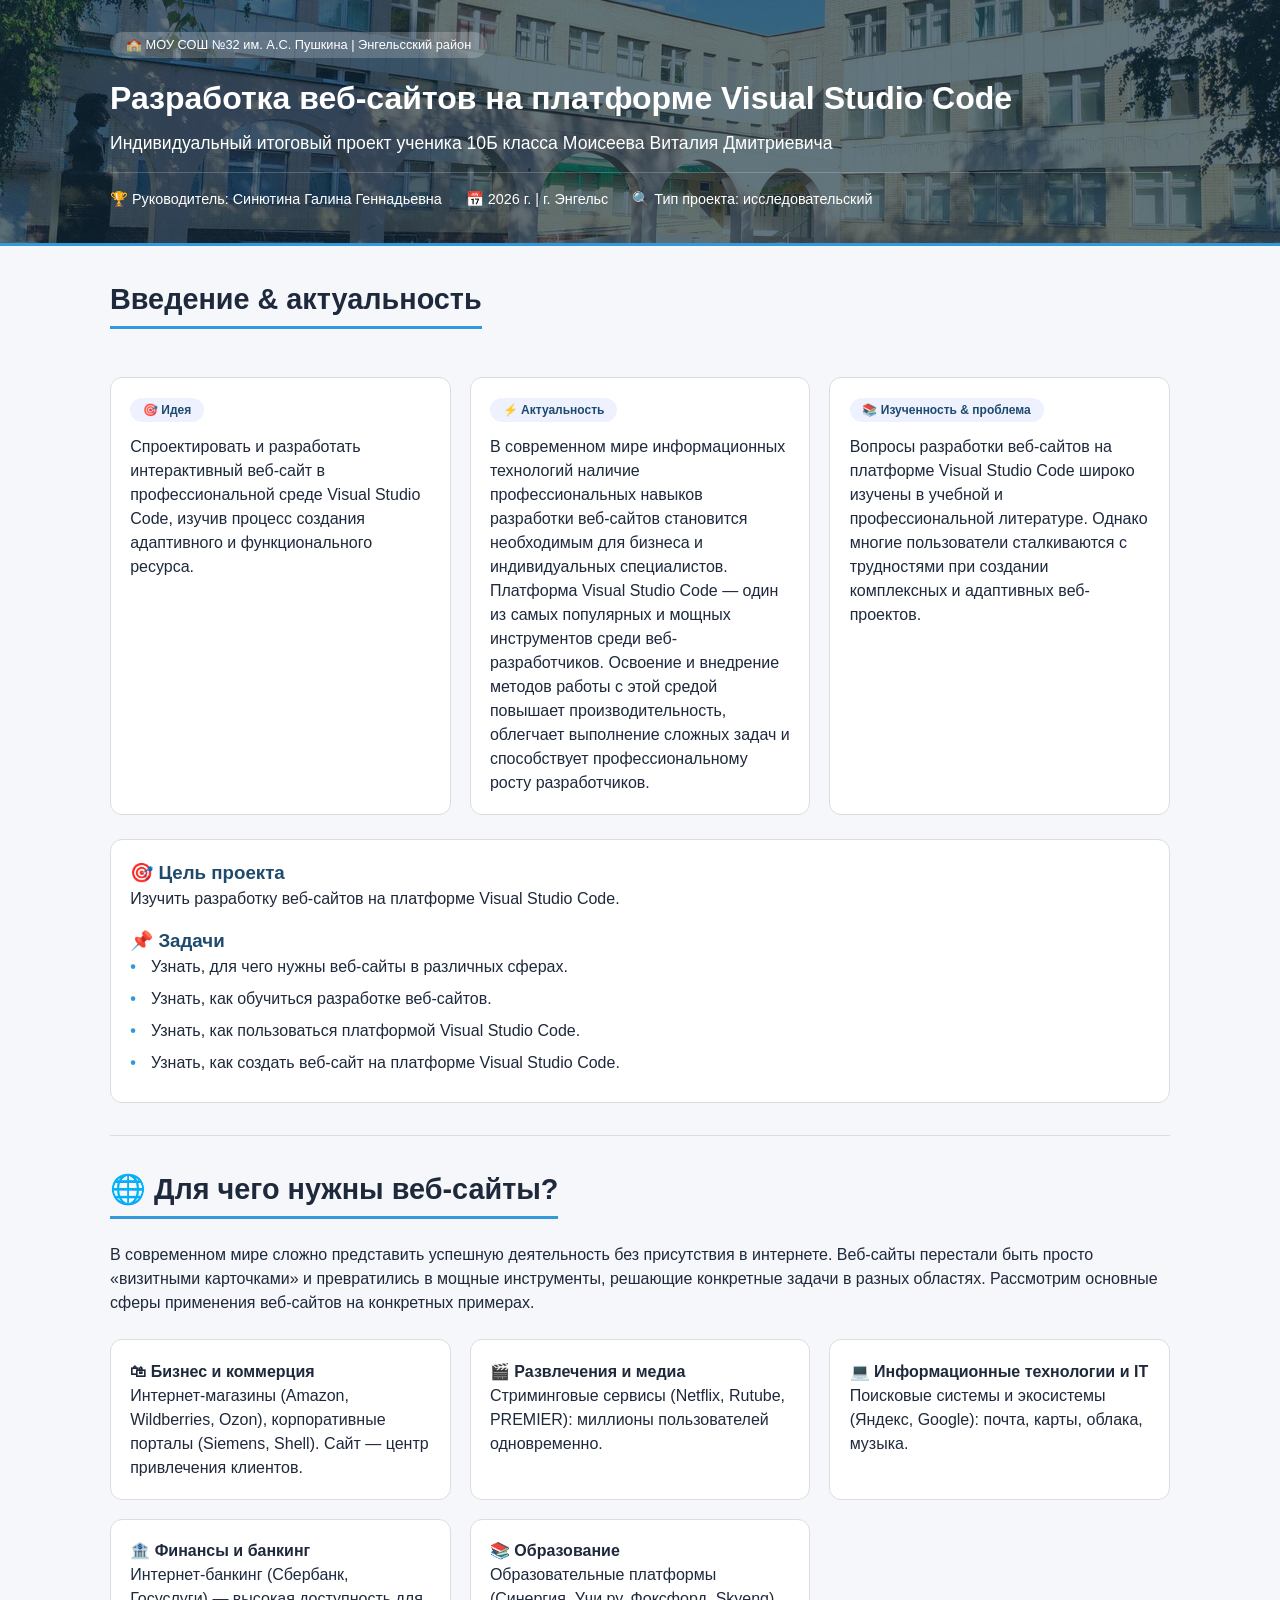
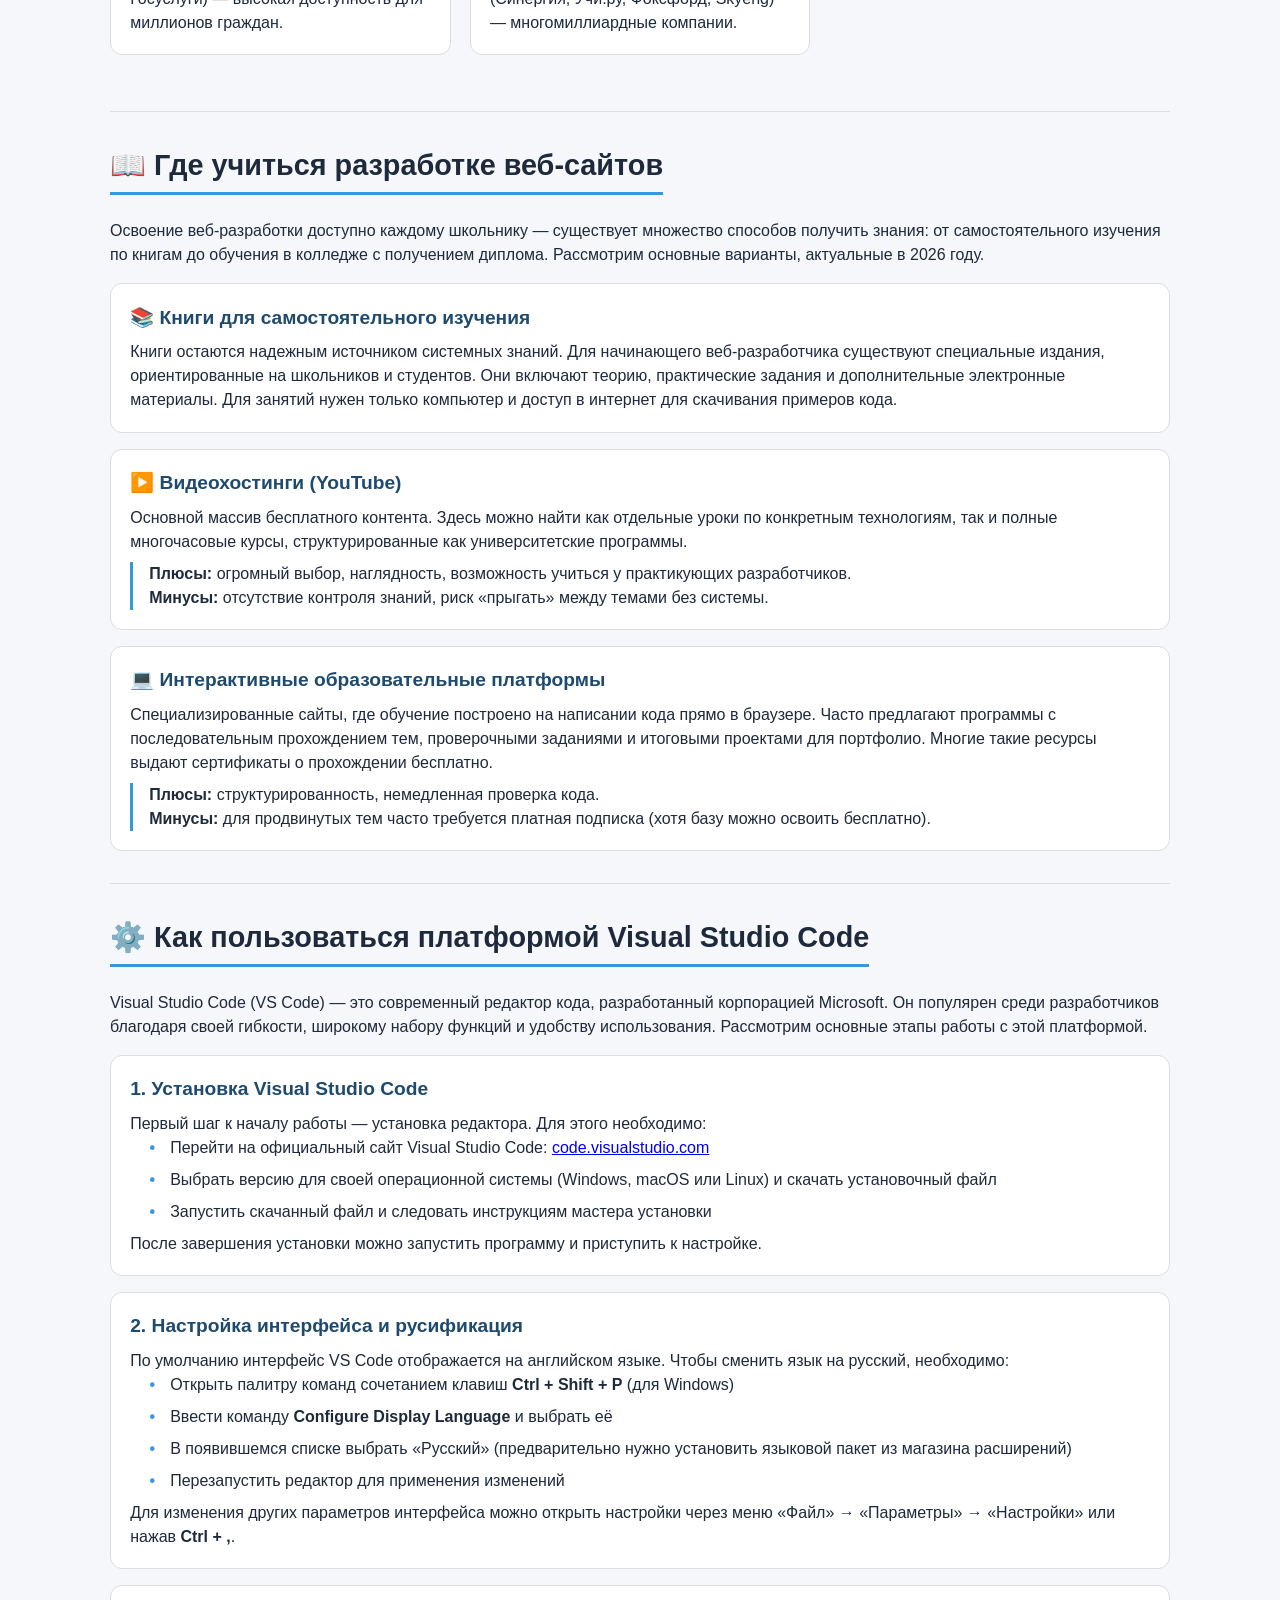
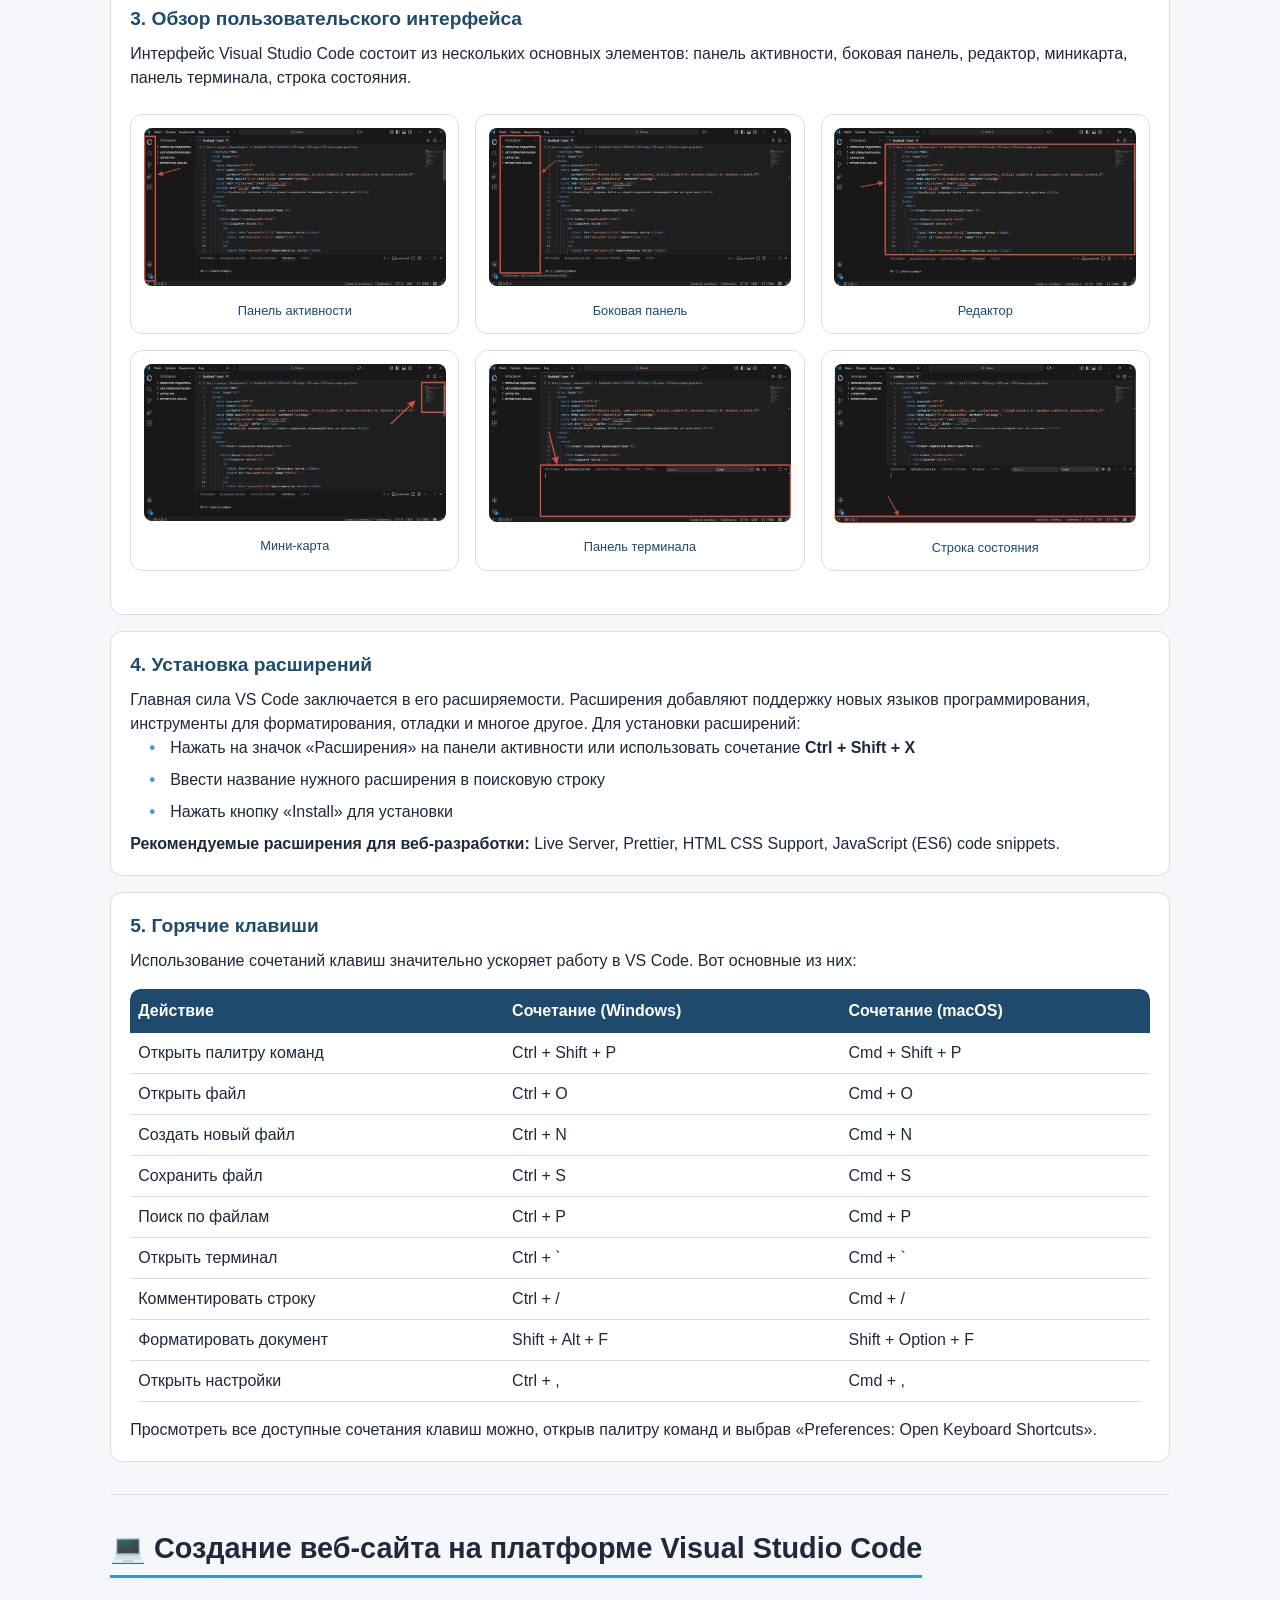
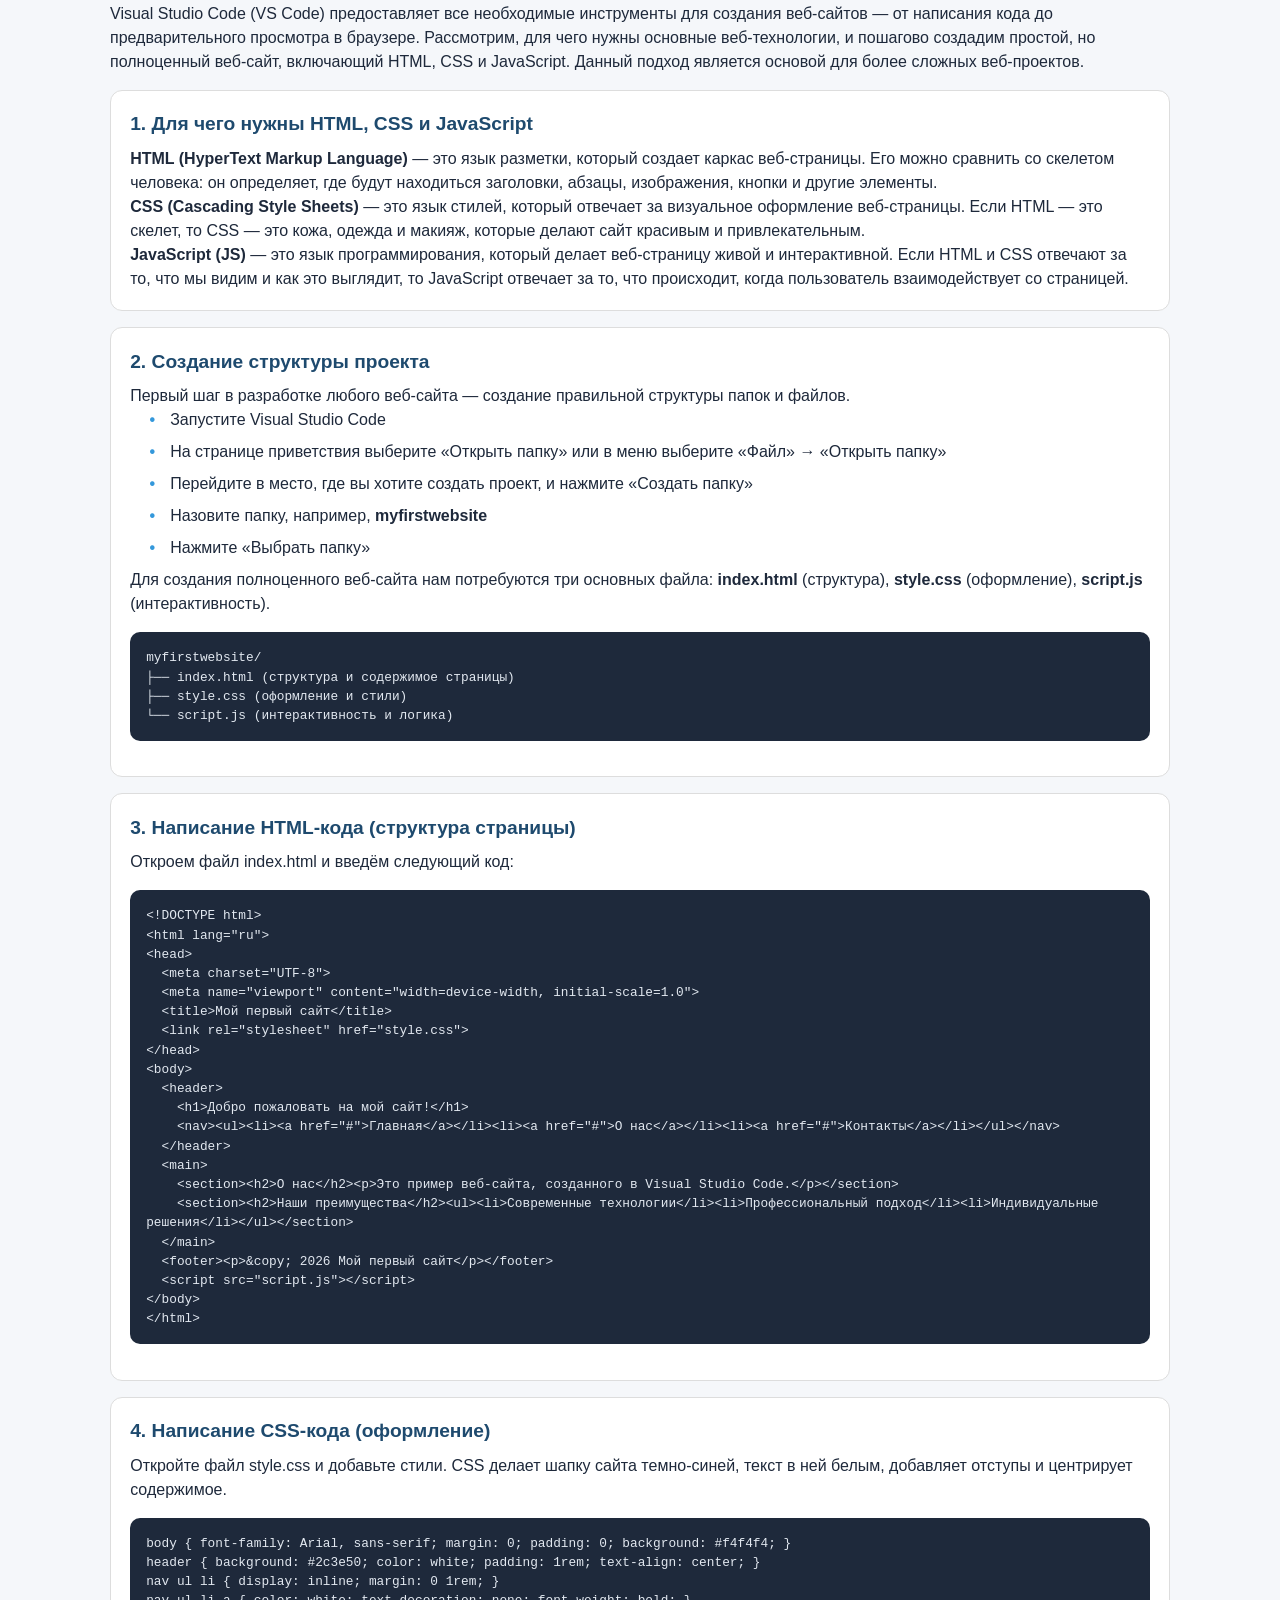
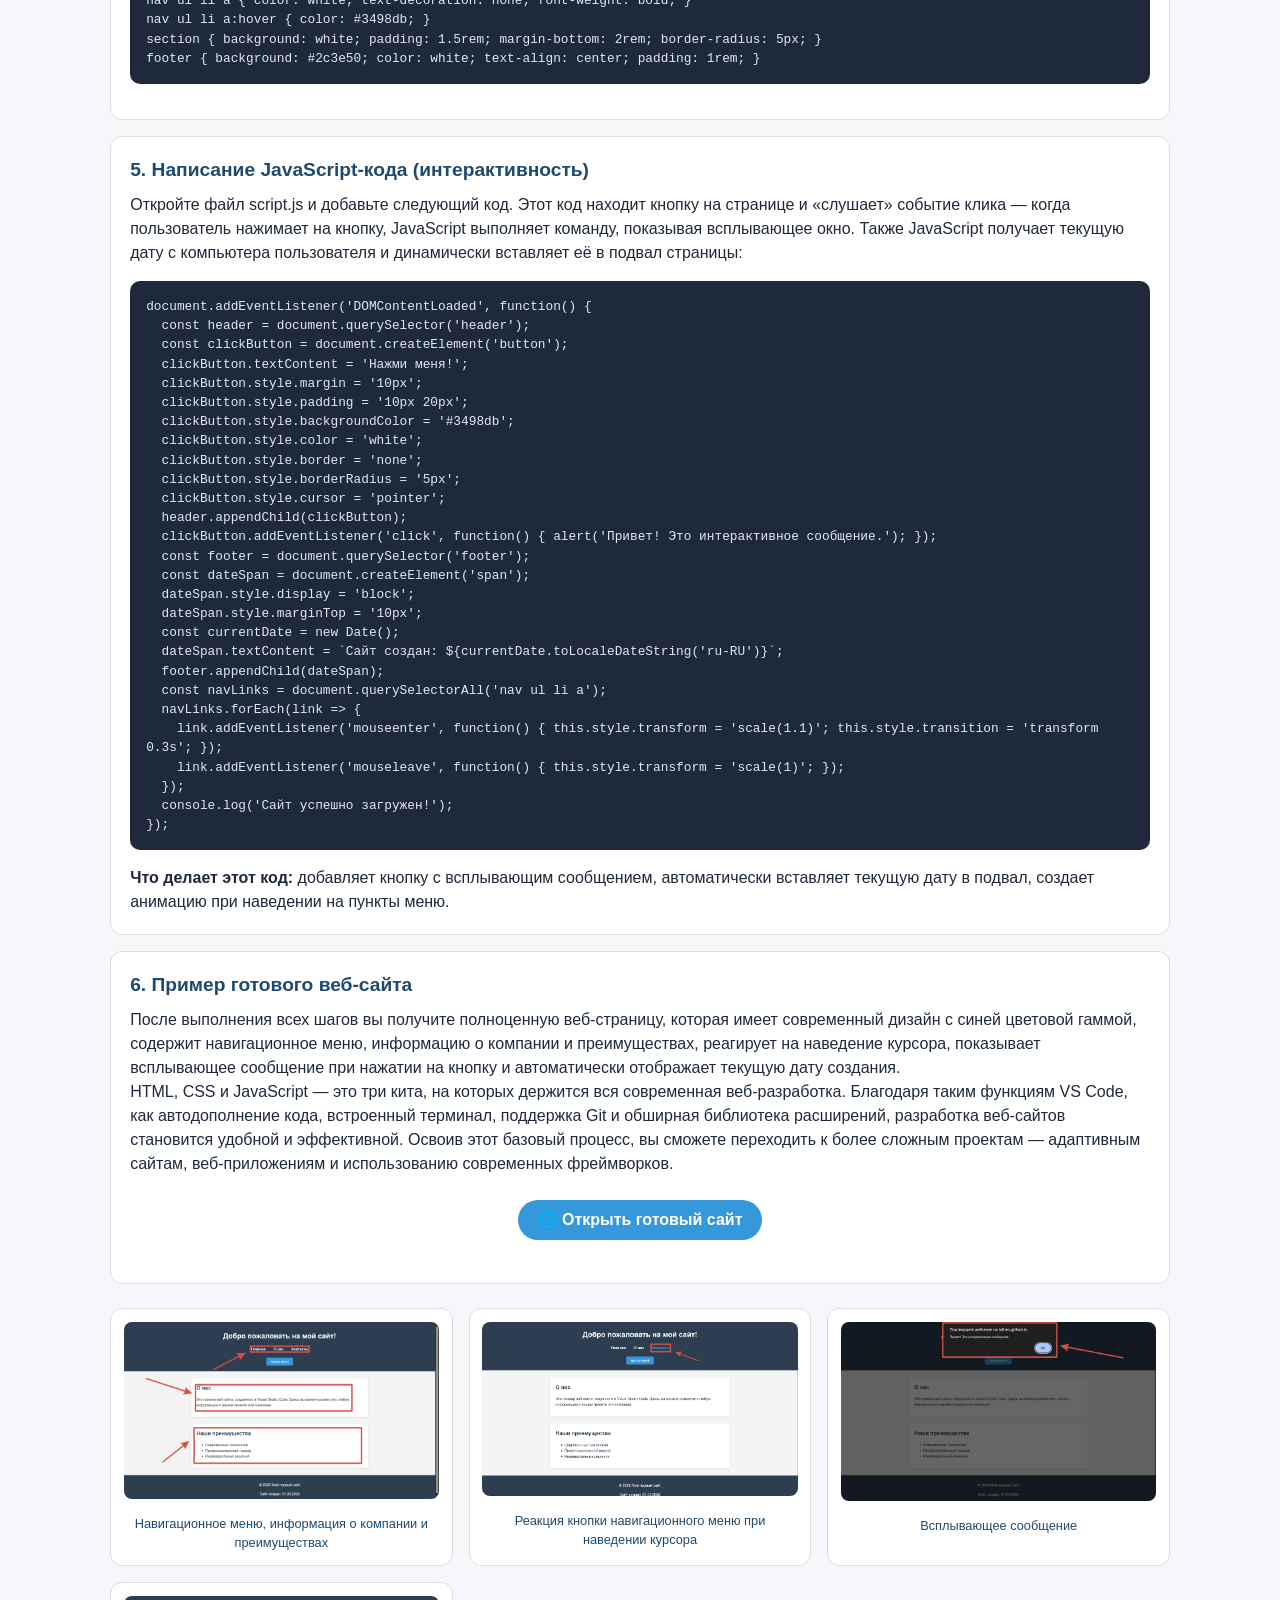
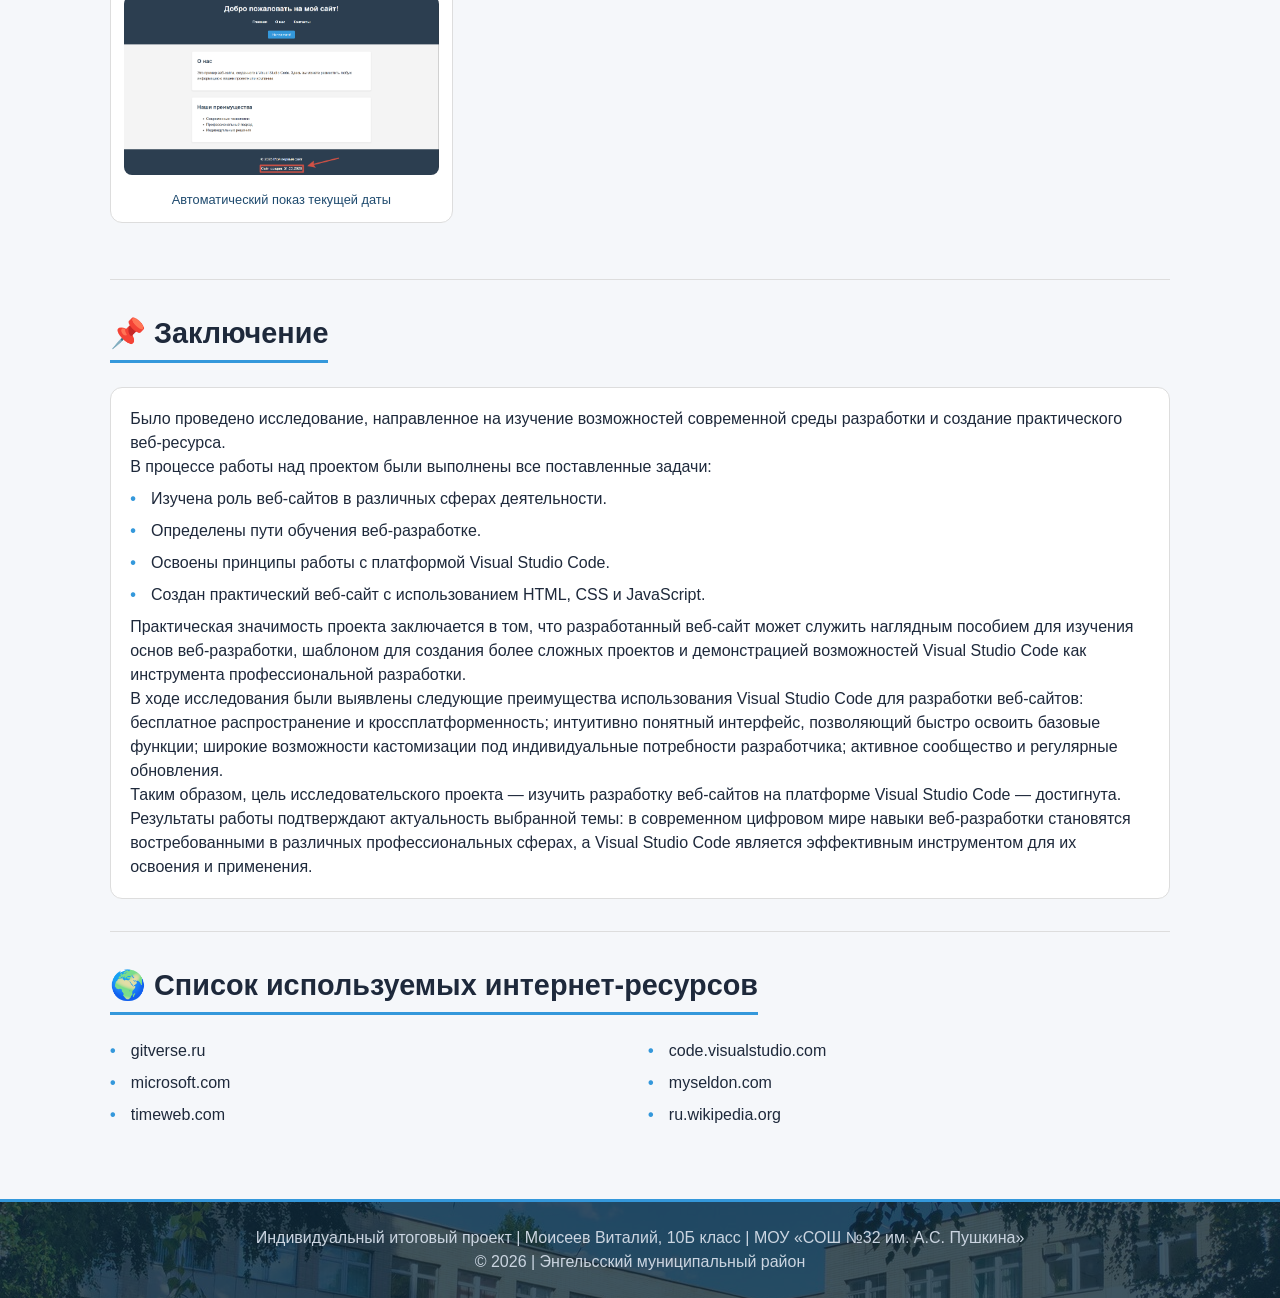
<file: index.html>
<!DOCTYPE html>
<html lang="ru">
<head>
    <meta charset="UTF-8">
    <meta name="viewport" content="width=device-width, initial-scale=1.0">
    <title>Разработка веб-сайтов на платформе Visual Studio Code</title>
    <style>
        * {
            margin: 0;
            padding: 0;
            box-sizing: border-box;
        }

        body {
            font-family: 'Segoe UI', Arial, sans-serif;
            background: #f5f7fa;
            color: #1e293b;
            line-height: 1.5;
        }

        .container {
            max-width: 1100px;
            margin: 0 auto;
            padding: 0 20px;
        }
        .hero {
            position: relative;
            background: #0f2b3d;
            color: white;
            padding: 2rem 0;
            border-bottom: 3px solid #3498db;
            overflow: hidden;
        }
        .hero-bg {
            position: absolute;
            top: 0;
            left: 0;
            width: 100%;
            height: 100%;
            object-fit: cover;
            object-position: center 45%;
            opacity: 0.35;
            z-index: 0;
        }
        .hero .container {
            position: relative;
            z-index: 2;
        }
        .school-badge {
            display: inline-block;
            background: rgba(255,255,255,0.2);
            padding: 0.2rem 1rem;
            border-radius: 30px;
            font-size: 0.8rem;
            margin-bottom: 1rem;
        }
        .hero h1 {
            font-size: 2rem;
            font-weight: 600;
            margin-bottom: 0.5rem;
        }
        .hero-meta {
            display: flex;
            flex-wrap: wrap;
            gap: 1.5rem;
            margin-top: 1rem;
            padding-top: 1rem;
            border-top: 1px solid rgba(255,255,255,0.2);
            font-size: 0.9rem;
        }
        .section-title {
            font-size: 1.8rem;
            font-weight: 600;
            margin-bottom: 1.5rem;
            padding-bottom: 0.3rem;
            border-bottom: 3px solid #3498db;
            display: inline-block;
        }
        .card-grid {
            display: grid;
            grid-template-columns: repeat(auto-fit, minmax(260px, 1fr));
            gap: 1.2rem;
            margin: 1.5rem 0;
        }
        .card {
            background: white;
            border-radius: 12px;
            padding: 1.2rem;
            border: 1px solid #ddd;
        }
        .tech-badge {
            background: #eef2ff;
            display: inline-block;
            padding: 0.2rem 0.8rem;
            border-radius: 20px;
            font-size: 0.75rem;
            font-weight: 600;
            margin-bottom: 0.8rem;
            color: #1e4a6e;
        }
        .list-styled {
            list-style: none;
            padding-left: 0;
        }
        .list-styled li {
            margin-bottom: 0.5rem;
            padding-left: 1.3rem;
            position: relative;
        }
        .list-styled li::before {
            content: "•";
            color: #3498db;
            font-weight: bold;
            position: absolute;
            left: 0;
        }
        .learning-detail {
            background: white;
            border-radius: 12px;
            padding: 1.2rem;
            margin-top: 1rem;
            border: 1px solid #ddd;
        }
        .learning-detail h3 {
            color: #1e4a6e;
            margin-bottom: 0.5rem;
            font-size: 1.2rem;
        }
        .plus-minus {
            margin-top: 0.5rem;
            padding-left: 1rem;
            border-left: 3px solid #3498db;
        }
        .code-block {
            background: #1e293b;
            color: #e2e8f0;
            border-radius: 10px;
            padding: 1rem;
            font-family: 'Courier New', monospace;
            font-size: 0.8rem;
            overflow-x: auto;
            margin: 1rem 0;
        }
        .gallery {
            display: grid;
            grid-template-columns: repeat(auto-fit, minmax(280px, 1fr));
            gap: 1rem;
            margin: 1.5rem 0;
        }
        .screenshot-card {
            background: white;
            border-radius: 12px;
            padding: 0.8rem;
            border: 1px solid #ddd;
            text-align: center;
        }
        .screenshot-card img {
            width: 100%;
            max-height: 200px;
            object-fit: contain;
            border-radius: 8px;
            background: #f8fafc;
        }
        .screenshot-card .caption {
            font-size: 0.8rem;
            font-weight: 500;
            color: #1e4a6e;
            margin-top: 0.5rem;
        }
        .site-link {
            display: inline-block;
            background: #3498db;
            color: white;
            padding: 0.5rem 1.2rem;
            border-radius: 30px;
            text-decoration: none;
            font-weight: 600;
            margin: 0.5rem 0;
        }
        .site-link:hover {
            background: #2980b9;
        }
        .table-wrapper {
            overflow-x: auto;
            margin: 1rem 0;
            border-radius: 10px;
        }
        .hotkeys-table {
            width: 100%;
            min-width: 500px;
            border-collapse: collapse;
            background: white;
            border-radius: 10px;
            overflow: hidden;
        }
        .hotkeys-table th {
            background: #1e4a6e;
            color: white;
            padding: 10px 8px;
            text-align: left;
            white-space: nowrap;
        }
        .hotkeys-table td {
            padding: 8px;
            border-bottom: 1px solid #ddd;
            white-space: nowrap;
        }
        .footer {
            background: #0f2b3d;
            color: #cbd5e1;
            text-align: center;
            padding: 1.5rem 0;
            margin-top: 2rem;
            border-top: 3px solid #3498db;
            position: relative;
            overflow: hidden;
        }
        .footer-bg {
            position: absolute;
            top: 0;
            left: 0;
            width: 100%;
            height: 100%;
            object-fit: cover;
            object-position: center 30%;
            opacity: 0.2;
            z-index: 0;
        }
        .footer .container {
            position: relative;
            z-index: 2;
        }

        @media (max-width: 768px) {
            .hero h1 { font-size: 1.5rem; }
            .section-title { font-size: 1.4rem; }
        }
    </style>
</head>
<body>

<header class="hero">
    <img class="hero-bg" src="school32.jpg" alt="МОУ СОШ №32 им. А.С. Пушкина">
    <div class="container">
        <div class="school-badge">🏫 МОУ СОШ №32 им. А.С. Пушкина | Энгельсский район</div>
        <h1>Разработка веб-сайтов на платформе Visual Studio Code</h1>
        <p style="font-size: 1.1rem;">Индивидуальный итоговый проект ученика 10Б класса Моисеева Виталия Дмитриевича</p>
        <div class="hero-meta">
            <span>🏆 Руководитель: Синютина Галина Геннадьевна</span>
            <span>📅 2026 г. | г. Энгельс</span>
            <span>🔍 Тип проекта: исследовательский</span>
        </div>
    </div>
</header>

<main>
    <div class="container">
        <section style="padding: 2rem 0; border-bottom: 1px solid #ddd;">
            <h2 class="section-title">Введение & актуальность</h2>
            <div class="card-grid">
                <div class="card">
                    <div class="tech-badge">🎯 Идея</div>
                    <p>Спроектировать и разработать интерактивный веб-сайт в профессиональной среде Visual Studio Code, изучив процесс создания адаптивного и функционального ресурса.</p>
                </div>
                <div class="card">
                    <div class="tech-badge">⚡ Актуальность</div>
                    <p>В современном мире информационных технологий наличие профессиональных навыков разработки веб-сайтов становится необходимым для бизнеса и индивидуальных специалистов. Платформа Visual Studio Code — один из самых популярных и мощных инструментов среди веб-разработчиков. Освоение и внедрение методов работы с этой средой повышает производительность, облегчает выполнение сложных задач и способствует профессиональному росту разработчиков.</p>
                </div>
                <div class="card">
                    <div class="tech-badge">📚 Изученность & проблема</div>
                    <p>Вопросы разработки веб-сайтов на платформе Visual Studio Code широко изучены в учебной и профессиональной литературе. Однако многие пользователи сталкиваются с трудностями при создании комплексных и адаптивных веб-проектов.</p>
                </div>
            </div>
            <div style="background: white; border-radius: 12px; padding: 1.2rem; border: 1px solid #ddd;">
                <h3 style="color: #1e4a6e;">🎯 Цель проекта</h3>
                <p>Изучить разработку веб-сайтов на платформе Visual Studio Code.</p>
                <h3 style="color: #1e4a6e; margin-top: 1rem;">📌 Задачи</h3>
                <ul class="list-styled">
                    <li>Узнать, для чего нужны веб-сайты в различных сферах.</li>
                    <li>Узнать, как обучиться разработке веб-сайтов.</li>
                    <li>Узнать, как пользоваться платформой Visual Studio Code.</li>
                    <li>Узнать, как создать веб-сайт на платформе Visual Studio Code.</li>
                </ul>
            </div>
        </section>

        <section style="padding: 2rem 0; border-bottom: 1px solid #ddd;">
            <h2 class="section-title">🌐 Для чего нужны веб-сайты?</h2>
            <p>В современном мире сложно представить успешную деятельность без присутствия в интернете. Веб-сайты перестали быть просто «визитными карточками» и превратились в мощные инструменты, решающие конкретные задачи в разных областях. Рассмотрим основные сферы применения веб-сайтов на конкретных примерах.</p>
            <div class="card-grid">
                <div class="card"><strong>🛍 Бизнес и коммерция</strong><br>Интернет-магазины (Amazon, Wildberries, Ozon), корпоративные порталы (Siemens, Shell). Сайт — центр привлечения клиентов.</div>
                <div class="card"><strong>🎬 Развлечения и медиа</strong><br>Стриминговые сервисы (Netflix, Rutube, PREMIER): миллионы пользователей одновременно.</div>
                <div class="card"><strong>💻 Информационные технологии и IT</strong><br>Поисковые системы и экосистемы (Яндекс, Google): почта, карты, облака, музыка.</div>
                <div class="card"><strong>🏦 Финансы и банкинг</strong><br>Интернет-банкинг (Сбербанк, Госуслуги) — высокая доступность для миллионов граждан.</div>
                <div class="card"><strong>📚 Образование</strong><br>Образовательные платформы (Синергия, Учи.ру, Фоксфорд, Skyeng) — многомиллиардные компании.</div>
            </div>
        </section>

        <section style="padding: 2rem 0; border-bottom: 1px solid #ddd;">
            <h2 class="section-title">📖 Где учиться разработке веб-сайтов</h2>
            <p>Освоение веб-разработки доступно каждому школьнику — существует множество способов получить знания: от самостоятельного изучения по книгам до обучения в колледже с получением диплома. Рассмотрим основные варианты, актуальные в 2026 году.</p>
            
            <div class="learning-detail">
                <h3>📚 Книги для самостоятельного изучения</h3>
                <p>Книги остаются надежным источником системных знаний. Для начинающего веб-разработчика существуют специальные издания, ориентированные на школьников и студентов. Они включают теорию, практические задания и дополнительные электронные материалы. Для занятий нужен только компьютер и доступ в интернет для скачивания примеров кода.</p>
            </div>

            <div class="learning-detail">
                <h3>▶️ Видеохостинги (YouTube)</h3>
                <p>Основной массив бесплатного контента. Здесь можно найти как отдельные уроки по конкретным технологиям, так и полные многочасовые курсы, структурированные как университетские программы.</p>
                <div class="plus-minus">
                    <p><strong>Плюсы:</strong> огромный выбор, наглядность, возможность учиться у практикующих разработчиков.</p>
                    <p><strong>Минусы:</strong> отсутствие контроля знаний, риск «прыгать» между темами без системы.</p>
                </div>
            </div>

            <div class="learning-detail">
                <h3>💻 Интерактивные образовательные платформы</h3>
                <p>Специализированные сайты, где обучение построено на написании кода прямо в браузере. Часто предлагают программы с последовательным прохождением тем, проверочными заданиями и итоговыми проектами для портфолио. Многие такие ресурсы выдают сертификаты о прохождении бесплатно.</p>
                <div class="plus-minus">
                    <p><strong>Плюсы:</strong> структурированность, немедленная проверка кода.</p>
                    <p><strong>Минусы:</strong> для продвинутых тем часто требуется платная подписка (хотя базу можно освоить бесплатно).</p>
                </div>
            </div>
        </section>

        <section style="padding: 2rem 0; border-bottom: 1px solid #ddd;">
            <h2 class="section-title">⚙️ Как пользоваться платформой Visual Studio Code</h2>
            <p>Visual Studio Code (VS Code) — это современный редактор кода, разработанный корпорацией Microsoft. Он популярен среди разработчиков благодаря своей гибкости, широкому набору функций и удобству использования. Рассмотрим основные этапы работы с этой платформой.</p>
            
            <div class="learning-detail">
                <h3>1. Установка Visual Studio Code</h3>
                <p>Первый шаг к началу работы — установка редактора. Для этого необходимо:</p>
                <ol class="list-styled" style="margin-left: 1.2rem;">
                    <li>Перейти на официальный сайт Visual Studio Code: <a href="https://code.visualstudio.com/" target="_blank">code.visualstudio.com</a></li>
                    <li>Выбрать версию для своей операционной системы (Windows, macOS или Linux) и скачать установочный файл</li>
                    <li>Запустить скачанный файл и следовать инструкциям мастера установки</li>
                </ol>
                <p>После завершения установки можно запустить программу и приступить к настройке.</p>
            </div>

            <div class="learning-detail">
                <h3>2. Настройка интерфейса и русификация</h3>
                <p>По умолчанию интерфейс VS Code отображается на английском языке. Чтобы сменить язык на русский, необходимо:</p>
                <ol class="list-styled" style="margin-left: 1.2rem;">
                    <li>Открыть палитру команд сочетанием клавиш <strong>Ctrl + Shift + P</strong> (для Windows)</li>
                    <li>Ввести команду <strong>Configure Display Language</strong> и выбрать её</li>
                    <li>В появившемся списке выбрать «Русский» (предварительно нужно установить языковой пакет из магазина расширений)</li>
                    <li>Перезапустить редактор для применения изменений</li>
                </ol>
                <p>Для изменения других параметров интерфейса можно открыть настройки через меню «Файл» → «Параметры» → «Настройки» или нажав <strong>Ctrl + ,</strong>.</p>
            </div>

            <div class="learning-detail">
                <h3>3. Обзор пользовательского интерфейса</h3>
                <p>Интерфейс Visual Studio Code состоит из нескольких основных элементов: панель активности, боковая панель, редактор, миникарта, панель терминала, строка состояния.</p>
                <div class="gallery">
                    <div class="screenshot-card"><img src="1.png" alt="Панель активности" onerror="this.style.display='none'"><div class="caption">Панель активности</div></div>
                    <div class="screenshot-card"><img src="2.png" alt="Боковая панель" onerror="this.style.display='none'"><div class="caption">Боковая панель</div></div>
                    <div class="screenshot-card"><img src="3.png" alt="Редактор" onerror="this.style.display='none'"><div class="caption">Редактор</div></div>
                    <div class="screenshot-card"><img src="4.png" alt="Мини-карта" onerror="this.style.display='none'"><div class="caption">Мини-карта</div></div>
                    <div class="screenshot-card"><img src="5.png" alt="Панель терминала" onerror="this.style.display='none'"><div class="caption">Панель терминала</div></div>
                    <div class="screenshot-card"><img src="6.png" alt="Строка состояния" onerror="this.style.display='none'"><div class="caption">Строка состояния</div></div>
                </div>
            </div>

            <div class="learning-detail">
                <h3>4. Установка расширений</h3>
                <p>Главная сила VS Code заключается в его расширяемости. Расширения добавляют поддержку новых языков программирования, инструменты для форматирования, отладки и многое другое. Для установки расширений:</p>
                <ol class="list-styled" style="margin-left: 1.2rem;">
                    <li>Нажать на значок «Расширения» на панели активности или использовать сочетание <strong>Ctrl + Shift + X</strong></li>
                    <li>Ввести название нужного расширения в поисковую строку</li>
                    <li>Нажать кнопку «Install» для установки</li>
                </ol>
                <p><strong>Рекомендуемые расширения для веб-разработки:</strong> Live Server, Prettier, HTML CSS Support, JavaScript (ES6) code snippets.</p>
            </div>

            <div class="learning-detail">
                <h3>5. Горячие клавиши</h3>
                <p>Использование сочетаний клавиш значительно ускоряет работу в VS Code. Вот основные из них:</p>
                <div class="table-wrapper">
                    <table class="hotkeys-table">
                        <thead>
                            <tr><th>Действие</th><th>Сочетание (Windows)</th><th>Сочетание (macOS)</th>
                        </thead>
                        <tbody>
                            <tr><td>Открыть палитру команд</td><td>Ctrl + Shift + P</td><td>Cmd + Shift + P</td></tr>
                            <tr><td>Открыть файл</td><td>Ctrl + O</td><td>Cmd + O</td></tr>
                            <tr><td>Создать новый файл</td><td>Ctrl + N</td><td>Cmd + N</td></tr>
                            <tr><td>Сохранить файл</td><td>Ctrl + S</td><td>Cmd + S</td></tr>
                            <tr><td>Поиск по файлам</td><td>Ctrl + P</td><td>Cmd + P</td></tr>
                            <tr><td>Открыть терминал</td><td>Ctrl + `</td><td>Cmd + `</td></tr>
                            <tr><td>Комментировать строку</td><td>Ctrl + /</td><td>Cmd + /</td></tr>
                            <tr><td>Форматировать документ</td><td>Shift + Alt + F</td><td>Shift + Option + F</td></tr>
                            <tr><td>Открыть настройки</td><td>Ctrl + ,</td><td>Cmd + ,</td></tr>
                        </tbody>
                    </table>
                </div>
                <p>Просмотреть все доступные сочетания клавиш можно, открыв палитру команд и выбрав «Preferences: Open Keyboard Shortcuts».</p>
            </div>
        </section>

        <section style="padding: 2rem 0; border-bottom: 1px solid #ddd;">
            <h2 class="section-title">💻 Создание веб-сайта на платформе Visual Studio Code</h2>
            <p>Visual Studio Code (VS Code) предоставляет все необходимые инструменты для создания веб-сайтов — от написания кода до предварительного просмотра в браузере. Рассмотрим, для чего нужны основные веб-технологии, и пошагово создадим простой, но полноценный веб-сайт, включающий HTML, CSS и JavaScript. Данный подход является основой для более сложных веб-проектов.</p>
            
            <div class="learning-detail">
                <h3>1. Для чего нужны HTML, CSS и JavaScript</h3>
                <p><strong>HTML (HyperText Markup Language)</strong> — это язык разметки, который создает каркас веб-страницы. Его можно сравнить со скелетом человека: он определяет, где будут находиться заголовки, абзацы, изображения, кнопки и другие элементы.</p>
                <p><strong>CSS (Cascading Style Sheets)</strong> — это язык стилей, который отвечает за визуальное оформление веб-страницы. Если HTML — это скелет, то CSS — это кожа, одежда и макияж, которые делают сайт красивым и привлекательным.</p>
                <p><strong>JavaScript (JS)</strong> — это язык программирования, который делает веб-страницу живой и интерактивной. Если HTML и CSS отвечают за то, что мы видим и как это выглядит, то JavaScript отвечает за то, что происходит, когда пользователь взаимодействует со страницей.</p>
            </div>

            <div class="learning-detail">
                <h3>2. Создание структуры проекта</h3>
                <p>Первый шаг в разработке любого веб-сайта — создание правильной структуры папок и файлов.</p>
                <ol class="list-styled" style="margin-left: 1.2rem;">
                    <li>Запустите Visual Studio Code</li>
                    <li>На странице приветствия выберите «Открыть папку» или в меню выберите «Файл» → «Открыть папку»</li>
                    <li>Перейдите в место, где вы хотите создать проект, и нажмите «Создать папку»</li>
                    <li>Назовите папку, например, <strong>myfirstwebsite</strong></li>
                    <li>Нажмите «Выбрать папку»</li>
                </ol>
                <p>Для создания полноценного веб-сайта нам потребуются три основных файла: <strong>index.html</strong> (структура), <strong>style.css</strong> (оформление), <strong>script.js</strong> (интерактивность).</p>
                <div class="code-block">
                    myfirstwebsite/<br>
                    ├── index.html   (структура и содержимое страницы)<br>
                    ├── style.css    (оформление и стили)<br>
                    └── script.js    (интерактивность и логика)
                </div>
            </div>

            <div class="learning-detail">
                <h3>3. Написание HTML-кода (структура страницы)</h3>
                <p>Откроем файл index.html и введём следующий код:</p>
                <div class="code-block">
                    &lt;!DOCTYPE html&gt;<br>
                    &lt;html lang="ru"&gt;<br>
                    &lt;head&gt;<br>
                    &nbsp;&nbsp;&lt;meta charset="UTF-8"&gt;<br>
                    &nbsp;&nbsp;&lt;meta name="viewport" content="width=device-width, initial-scale=1.0"&gt;<br>
                    &nbsp;&nbsp;&lt;title&gt;Мой первый сайт&lt;/title&gt;<br>
                    &nbsp;&nbsp;&lt;link rel="stylesheet" href="style.css"&gt;<br>
                    &lt;/head&gt;<br>
                    &lt;body&gt;<br>
                    &nbsp;&nbsp;&lt;header&gt;<br>
                    &nbsp;&nbsp;&nbsp;&nbsp;&lt;h1&gt;Добро пожаловать на мой сайт!&lt;/h1&gt;<br>
                    &nbsp;&nbsp;&nbsp;&nbsp;&lt;nav&gt;&lt;ul&gt;&lt;li&gt;&lt;a href="#"&gt;Главная&lt;/a&gt;&lt;/li&gt;&lt;li&gt;&lt;a href="#"&gt;О нас&lt;/a&gt;&lt;/li&gt;&lt;li&gt;&lt;a href="#"&gt;Контакты&lt;/a&gt;&lt;/li&gt;&lt;/ul&gt;&lt;/nav&gt;<br>
                    &nbsp;&nbsp;&lt;/header&gt;<br>
                    &nbsp;&nbsp;&lt;main&gt;<br>
                    &nbsp;&nbsp;&nbsp;&nbsp;&lt;section&gt;&lt;h2&gt;О нас&lt;/h2&gt;&lt;p&gt;Это пример веб-сайта, созданного в Visual Studio Code.&lt;/p&gt;&lt;/section&gt;<br>
                    &nbsp;&nbsp;&nbsp;&nbsp;&lt;section&gt;&lt;h2&gt;Наши преимущества&lt;/h2&gt;&lt;ul&gt;&lt;li&gt;Современные технологии&lt;/li&gt;&lt;li&gt;Профессиональный подход&lt;/li&gt;&lt;li&gt;Индивидуальные решения&lt;/li&gt;&lt;/ul&gt;&lt;/section&gt;<br>
                    &nbsp;&nbsp;&lt;/main&gt;<br>
                    &nbsp;&nbsp;&lt;footer&gt;&lt;p&gt;&amp;copy; 2026 Мой первый сайт&lt;/p&gt;&lt;/footer&gt;<br>
                    &nbsp;&nbsp;&lt;script src="script.js"&gt;&lt;/script&gt;<br>
                    &lt;/body&gt;<br>
                    &lt;/html&gt;
                </div>
            </div>

            <div class="learning-detail">
                <h3>4. Написание CSS-кода (оформление)</h3>
                <p>Откройте файл style.css и добавьте стили. CSS делает шапку сайта темно-синей, текст в ней белым, добавляет отступы и центрирует содержимое.</p>
                <div class="code-block">
                    body { font-family: Arial, sans-serif; margin: 0; padding: 0; background: #f4f4f4; }<br>
                    header { background: #2c3e50; color: white; padding: 1rem; text-align: center; }<br>
                    nav ul li { display: inline; margin: 0 1rem; }<br>
                    nav ul li a { color: white; text-decoration: none; font-weight: bold; }<br>
                    nav ul li a:hover { color: #3498db; }<br>
                    section { background: white; padding: 1.5rem; margin-bottom: 2rem; border-radius: 5px; }<br>
                    footer { background: #2c3e50; color: white; text-align: center; padding: 1rem; }
                </div>
            </div>

            <div class="learning-detail">
                <h3>5. Написание JavaScript-кода (интерактивность)</h3>
                <p>Откройте файл script.js и добавьте следующий код. Этот код находит кнопку на странице и «слушает» событие клика — когда пользователь нажимает на кнопку, JavaScript выполняет команду, показывая всплывающее окно. Также JavaScript получает текущую дату с компьютера пользователя и динамически вставляет её в подвал страницы:</p>
                <div class="code-block">
                    document.addEventListener('DOMContentLoaded', function() {<br>
                    &nbsp;&nbsp;const header = document.querySelector('header');<br>
                    &nbsp;&nbsp;const clickButton = document.createElement('button');<br>
                    &nbsp;&nbsp;clickButton.textContent = 'Нажми меня!';<br>
                    &nbsp;&nbsp;clickButton.style.margin = '10px';<br>
                    &nbsp;&nbsp;clickButton.style.padding = '10px 20px';<br>
                    &nbsp;&nbsp;clickButton.style.backgroundColor = '#3498db';<br>
                    &nbsp;&nbsp;clickButton.style.color = 'white';<br>
                    &nbsp;&nbsp;clickButton.style.border = 'none';<br>
                    &nbsp;&nbsp;clickButton.style.borderRadius = '5px';<br>
                    &nbsp;&nbsp;clickButton.style.cursor = 'pointer';<br>
                    &nbsp;&nbsp;header.appendChild(clickButton);<br>
                    &nbsp;&nbsp;clickButton.addEventListener('click', function() { alert('Привет! Это интерактивное сообщение.'); });<br>
                    &nbsp;&nbsp;const footer = document.querySelector('footer');<br>
                    &nbsp;&nbsp;const dateSpan = document.createElement('span');<br>
                    &nbsp;&nbsp;dateSpan.style.display = 'block';<br>
                    &nbsp;&nbsp;dateSpan.style.marginTop = '10px';<br>
                    &nbsp;&nbsp;const currentDate = new Date();<br>
                    &nbsp;&nbsp;dateSpan.textContent = `Сайт создан: ${currentDate.toLocaleDateString('ru-RU')}`;<br>
                    &nbsp;&nbsp;footer.appendChild(dateSpan);<br>
                    &nbsp;&nbsp;const navLinks = document.querySelectorAll('nav ul li a');<br>
                    &nbsp;&nbsp;navLinks.forEach(link => {<br>
                    &nbsp;&nbsp;&nbsp;&nbsp;link.addEventListener('mouseenter', function() { this.style.transform = 'scale(1.1)'; this.style.transition = 'transform 0.3s'; });<br>
                    &nbsp;&nbsp;&nbsp;&nbsp;link.addEventListener('mouseleave', function() { this.style.transform = 'scale(1)'; });<br>
                    &nbsp;&nbsp;});<br>
                    &nbsp;&nbsp;console.log('Сайт успешно загружен!');<br>
                    });
                </div>
                <p><strong>Что делает этот код:</strong> добавляет кнопку с всплывающим сообщением, автоматически вставляет текущую дату в подвал, создает анимацию при наведении на пункты меню.</p>
            </div>

            <div class="learning-detail">
                <h3>6. Пример готового веб-сайта</h3>
                <p>После выполнения всех шагов вы получите полноценную веб-страницу, которая имеет современный дизайн с синей цветовой гаммой, содержит навигационное меню, информацию о компании и преимуществах, реагирует на наведение курсора, показывает всплывающее сообщение при нажатии на кнопку и автоматически отображает текущую дату создания.</p>
                <p>HTML, CSS и JavaScript — это три кита, на которых держится вся современная веб-разработка. Благодаря таким функциям VS Code, как автодополнение кода, встроенный терминал, поддержка Git и обширная библиотека расширений, разработка веб-сайтов становится удобной и эффективной. Освоив этот базовый процесс, вы сможете переходить к более сложным проектам — адаптивным сайтам, веб-приложениям и использованию современных фреймворков.</p>
                <p style="text-align: center; margin: 1rem 0;">
                    <a href="firstwebsite/index.html" class="site-link">🌐 Открыть готовый сайт</a>
                </p>
            </div>

            <div class="gallery">
                <div class="screenshot-card"><img src="p1.png" alt="Навигационное меню" onerror="this.style.display='none'"><div class="caption">Навигационное меню, информация о компании и преимуществах</div></div>
                <div class="screenshot-card"><img src="p2.png" alt="Реакция при наведении" onerror="this.style.display='none'"><div class="caption">Реакция кнопки навигационного меню при наведении курсора</div></div>
                <div class="screenshot-card"><img src="p3.png" alt="Всплывающее сообщение" onerror="this.style.display='none'"><div class="caption">Всплывающее сообщение</div></div>
                <div class="screenshot-card"><img src="p4.png" alt="Автоматическая дата" onerror="this.style.display='none'"><div class="caption">Автоматический показ текущей даты</div></div>
            </div>
        </section>

        <section style="padding: 2rem 0; border-bottom: 1px solid #ddd;">
            <h2 class="section-title">📌 Заключение</h2>
            <div style="background: white; border-radius: 12px; padding: 1.2rem; border: 1px solid #ddd;">
                <p>Было проведено исследование, направленное на изучение возможностей современной среды разработки и создание практического веб-ресурса.</p>
                <p>В процессе работы над проектом были выполнены все поставленные задачи:</p>
                <ul class="list-styled" style="margin: 0.5rem 0;">
                    <li>Изучена роль веб-сайтов в различных сферах деятельности.</li>
                    <li>Определены пути обучения веб-разработке.</li>
                    <li>Освоены принципы работы с платформой Visual Studio Code.</li>
                    <li>Создан практический веб-сайт с использованием HTML, CSS и JavaScript.</li>
                </ul>
                <p>Практическая значимость проекта заключается в том, что разработанный веб-сайт может служить наглядным пособием для изучения основ веб-разработки, шаблоном для создания более сложных проектов и демонстрацией возможностей Visual Studio Code как инструмента профессиональной разработки.</p>
                <p>В ходе исследования были выявлены следующие преимущества использования Visual Studio Code для разработки веб-сайтов: бесплатное распространение и кроссплатформенность; интуитивно понятный интерфейс, позволяющий быстро освоить базовые функции; широкие возможности кастомизации под индивидуальные потребности разработчика; активное сообщество и регулярные обновления.</p>
                <p>Таким образом, цель исследовательского проекта — изучить разработку веб-сайтов на платформе Visual Studio Code — достигнута. Результаты работы подтверждают актуальность выбранной темы: в современном цифровом мире навыки веб-разработки становятся востребованными в различных профессиональных сферах, а Visual Studio Code является эффективным инструментом для их освоения и применения.</p>
            </div>
        </section>

        <section style="padding: 2rem 0;">
            <h2 class="section-title">🌍 Список используемых интернет-ресурсов</h2>
            <ul class="list-styled" style="columns: 2;">
                <li>gitverse.ru</li><li>microsoft.com</li><li>timeweb.com</li>
                <li>code.visualstudio.com</li><li>myseldon.com</li><li>ru.wikipedia.org</li>
            </ul>
        </section>
    </div>
</main>

<footer class="footer">
    <img class="footer-bg" src="school32.jpg" alt="Школа">
    <div class="container">
        <p>Индивидуальный итоговый проект | Моисеев Виталий, 10Б класс | МОУ «СОШ №32 им. А.С. Пушкина»</p>
        <p>© 2026 | Энгельсский муниципальный район</p>
    </div>
</footer>

</body>
</html>
</file>
